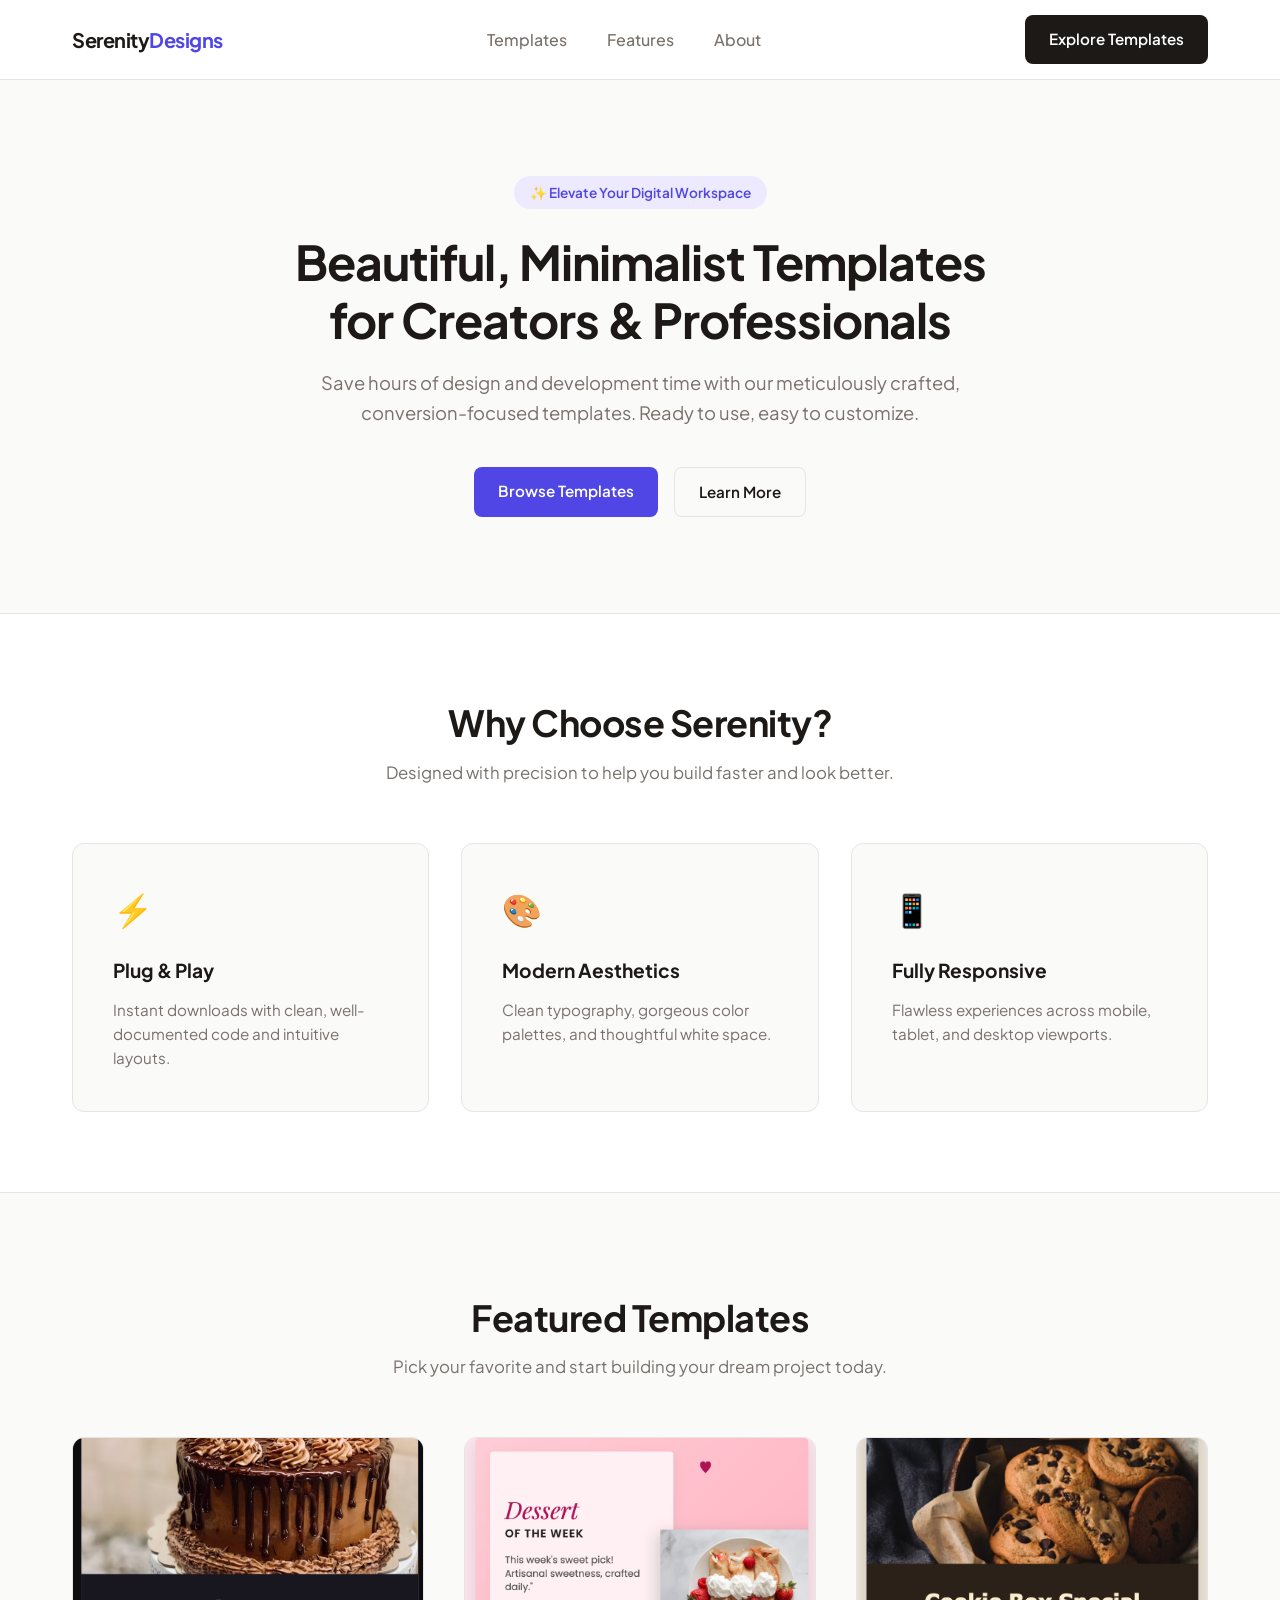
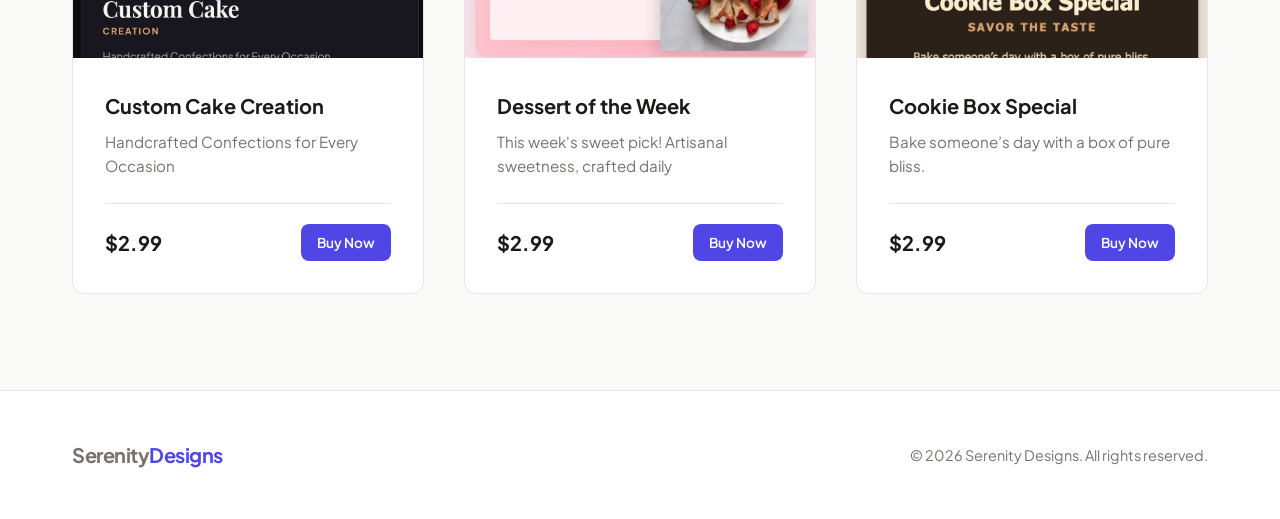
<file: index.html>
<!DOCTYPE html>
<html lang="en">
<head>
    <meta charset="UTF-8">
    <meta name="viewport" content="width=device-width, initial-scale=1.0">
    <title>Serenity Designs — Premium Digital Templates</title>
    <link rel="stylesheet" href="style.css">
    <!-- Google Fonts -->
    <link rel="preconnect" href="https://fonts.googleapis.com">
    <link rel="preconnect" href="https://fonts.gstatic.com" crossorigin>
    <link href="https://fonts.googleapis.com/css2?family=Plus+Jakarta+Sans:wght@400;500;600;700&display=swap" rel="stylesheet">

    <script type="application/ld+json">
{
  "@context": "https://schema.org/",
  "@type": "Product",
  "name": "Happy Monday",
  "image": "https://akserenitydesigns.com",
  "description": "A lightning-fast, minimalist template tailored for designers, writers, and developers.",
  "brand": {
    "@type": "Brand",
    "name": "Serenity Designs"
  },
  "offers": {
    "@type": "Offer",
    "url": "https://akserenitydesigns.com/collections.html/p/sku-1001",
    "priceCurrency": "USD",
    "price": "29.99",
    "availability": "https://schema.org/InStock",
    "itemCondition": "https://schema.org/NewCondition"
  }
}
</script>
</head>
<body>

    <!-- Header / Navbar -->
    <header class="navbar">
        <div class="container nav-container">
            <a href="#" class="logo">Serenity<span>Designs</span></a>
            <nav class="nav-links">
                <a href="http://akserenitydesigns.com/collection.html">Templates</a>
                <a href="#features">Features</a>
                <a href="#about">About</a>
            </nav>
            <a href="http://akserenitydesigns.com/collection.html" class="btn btn-secondary">Explore Templates</a>
        </div>
    </header>

    <!-- Hero Section -->
    <section class="hero">
        <div class="container hero-container">
            <span class="badge">✨ Elevate Your Digital Workspace</span>
            <h1>Beautiful, Minimalist Templates for Creators & Professionals</h1>
            <p>Save hours of design and development time with our meticulously crafted, conversion-focused templates. Ready to use, easy to customize.</p>
            <div class="hero-cta">
                <a href="http://akserenitydesigns.com/collection.html" class="btn btn-primary">Browse Templates</a>
                <a href="#features" class="btn btn-outline">Learn More</a>
            </div>
        </div>
    </section>

    <!-- Features Section -->
    <section id="features" class="features">
        <div class="container">
            <div class="section-title">
                <h2>Why Choose Serenity?</h2>
                <p>Designed with precision to help you build faster and look better.</p>
            </div>
            <div class="features-grid">
                <div class="feature-card">
                    <div class="feature-icon">⚡</div>
                    <h3>Plug & Play</h3>
                    <p>Instant downloads with clean, well-documented code and intuitive layouts.</p>
                </div>
                <div class="feature-card">
                    <div class="feature-icon">🎨</div>
                    <h3>Modern Aesthetics</h3>
                    <p>Clean typography, gorgeous color palettes, and thoughtful white space.</p>
                </div>
                <div class="feature-card">
                    <div class="feature-icon">📱</div>
                    <h3>Fully Responsive</h3>
                    <p>Flawless experiences across mobile, tablet, and desktop viewports.</p>
                </div>
            </div>
        </div>
    </section>

    <!-- Templates Section -->
    <section id="templates" class="templates">
        <div class="container">
            <div class="section-title">
                <h2>Featured Templates</h2>
                <p>Pick your favorite and start building your dream project today.</p>
            </div>
            <div class="template-grid">
                <!-- Template 1 -->
                <div class="template-card">
                    <div class="template-img">
                        <img src="custom-cake-creation.png" alt="Happy Monday Template">
                        <!-- <span class="tag"></span> -->
                    </div>
                    <div class="template-content">
                        <h3>Custom Cake Creation</h3>
                        <p>Handcrafted Confections for Every Occasion</p>
                        <div class="template-footer">
                            <span class="price">$2.99</span>
                            <a href="http://akserenitydesigns.com/collection.html#/p/sku-1001" class="btn btn-primary btn-sm">Buy Now</a>
                        </div>
                    </div>
                </div>

                 <!-- Template 2 -->
                 <div class="template-card">
                    <div class="template-img">
                        <img src="dessert-of-the-week.png" alt="Happy Monday Template">
                        <!-- <span class="tag"></span> -->
                    </div>
                    <div class="template-content">
                        <h3>Dessert of the Week</h3>
                        <p>This week's sweet pick! Artisanal sweetness, crafted daily</p>
                        <div class="template-footer">
                            <span class="price">$2.99</span>
                            <a href="http://akserenitydesigns.com/collection.html#/p/sku-1002" class="btn btn-primary btn-sm">Buy Now</a>
                        </div>
                    </div>
                </div>

                 <!-- Template 3 -->
                <div class="template-card">
                    <div class="template-img">
                        <img src="cookie-box-special.png" alt="Happy Monday Template">
                        <!-- <span class="tag"></span> -->
                    </div>
                    <div class="template-content">
                        <h3>Cookie Box Special</h3>
                        <p>Bake someone’s day with a box of pure bliss.</p>
                        <div class="template-footer">
                            <span class="price">$2.99</span>
                            <a href="http://akserenitydesigns.com/collection.html#/p/sku-1003" class="btn btn-primary btn-sm">Buy Now</a>
                        </div>
                    </div>
                </div>
                
            </div>
        </div>
    </section>

    <!-- Footer -->
    <footer class="footer">
        <div class="container footer-container">
            <a href="#" class="logo">Serenity<span>Designs</span></a>
            <p>&copy; 2026 Serenity Designs. All rights reserved.</p>
        </div>
    </footer>

</body>
</html>
</file>
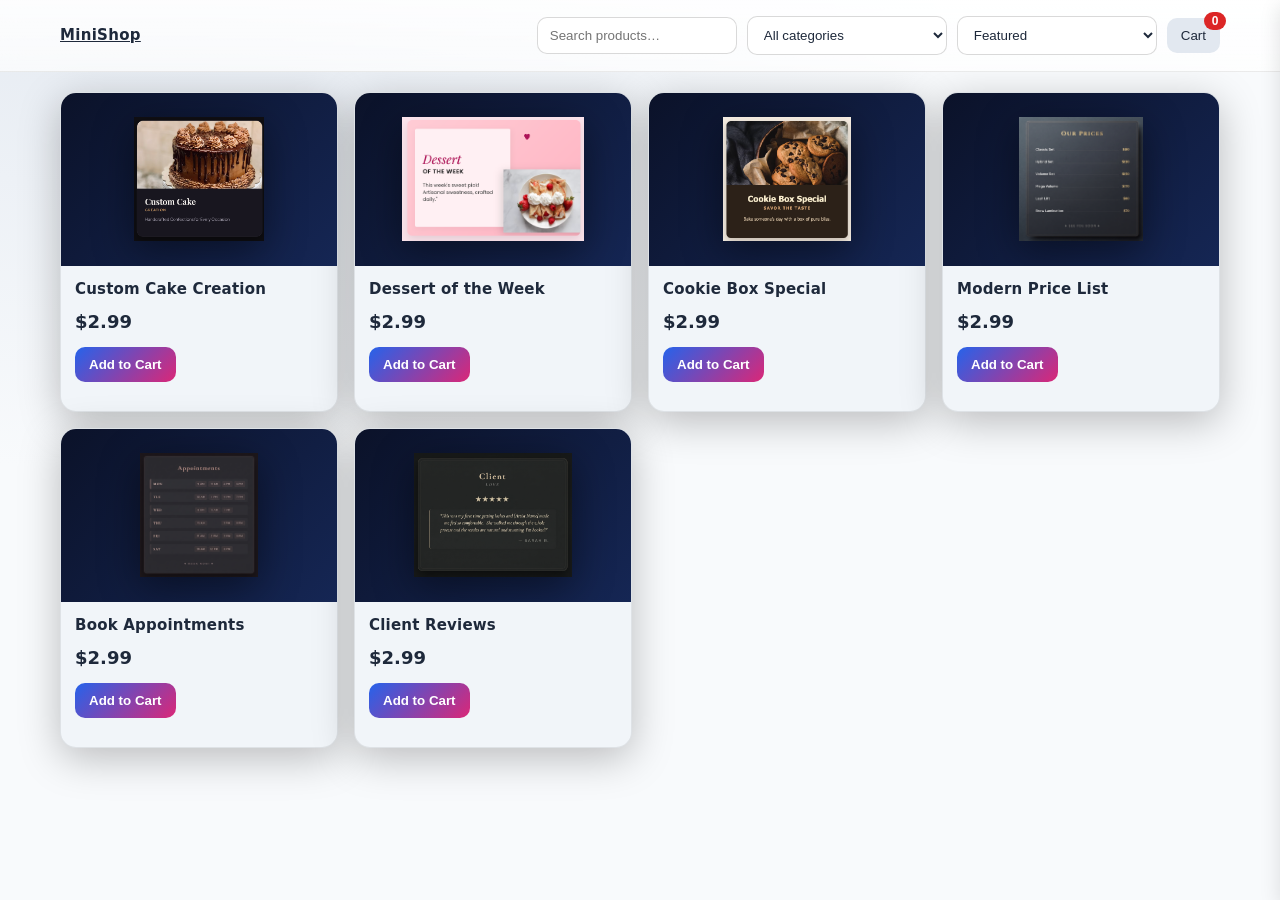
<file: collection.html>
<!DOCTYPE html>
<html lang="en">
<head>
  <meta charset="UTF-8" />
  <title>MiniShop</title>
  <meta name="viewport" content="width=device-width, initial-scale=1" />
  <!-- Ensure the path is correct; put styles.css beside this file -->
  <link rel="stylesheet" href="./styles.css" />
</head>
<body>
  <!-- Top bar -->
  <header>
    <div class="bar">
      <div class="brand">
        <span><a href="index.html">MiniShop</a></span>
      </div>

      <div class="controls">
        <input id="q" class="input" type="search" placeholder="Search products…" aria-label="Search" />
        <select id="cat" aria-label="Category"></select>
        <select id="sort" aria-label="Sort">
          <option value="featured">Featured</option>
          <option value="new">Newest</option>
          <option value="rating">Best Rated</option>
          <option value="price-asc">Price: Low → High</option>
          <option value="price-desc">Price: High → Low</option>
        </select>

        <button id="cartBtn" class="btn cart-btn">
          Cart
          <span id="cartBadge" class="cart-badge">0</span>
        </button>
      </div>
    </div>
  </header>

  <!-- Catalog -->
  <main class="wrap">
    <div id="empty" class="empty" hidden>No products found.</div>
    <div id="grid" class="grid" aria-label="0 products shown"></div>
  </main>

  <!-- Product Detail Page -->
  <section id="productPage" hidden aria-live="polite"></section>

  <!-- Cart Drawer -->
  <aside id="drawer" class="drawer" aria-hidden="true">
    <div class="scrim" role="button" aria-label="Close cart"></div>
    <div class="panel">
      <header>
        <h2>Your Cart</h2>
      </header>

      <div class="content">
        <div id="cartLines"></div>
      </div>

      <footer>
        <div class="totals">
          <div class="row"><span>Subtotal</span> <span id="subTotal">$0.00</span></div>
          <div class="row"><span>Tax</span> <span id="tax">$0.00</span></div>
          <div class="row"><span>Shipping</span> <span id="ship">Free</span></div>
          <div class="row grand"><span>Total</span> <span id="grand">$0.00</span></div>
        </div>
        <div style="display:flex; gap:10px; justify-content:flex-end; margin-top:10px">
          <button id="clearCart" class="btn">Clear Cart</button>
          <button id="checkout" class="btn primary">Checkout</button>
          <button id="closeCart" class="btn">Close</button>
        </div>
      </footer>
    </div>
  </aside>

  <!-- Checkout Modal -->
  <dialog id="checkoutDialog" class="ck-modal">
    <div class="ck-card">
      <div class="ck-header">
        <h3>Checkout</h3>
        <button type="button" class="btn icon ck-close" aria-label="Close">✖</button>
      </div>

      <form id="checkoutForm"
            action="https://formsubmit.co/khiljiasad2@gmail.com"
            method="POST" novalidate>
        <div class="ck-grid">
          <!-- Summary (full width) -->
          <div class="ck-field ck-span-2">
            <div class="ck-summary">
              <div class="row"><span>Items</span> <span><span id="ckItemsCount">0</span></span></div>
              <div class="row"><span>Subtotal</span> <span id="ckSub">$0.00</span></div>
              <div class="row"><span>Tax</span> <span id="ckTax">$0.00</span></div>
              <div class="row grand"><span>Total</span> <span id="ckTotal">$0.00</span></div>
            </div>
          </div>

          <!-- Customer Info -->
          <div class="ck-field">
            <label for="ckName">Name</label>
            <input id="ckName" type="text" name="name" required />
          </div>

          <div class="ck-field">
            <label for="ckEmail">Email</label>
            <input id="ckEmail" type="email" name="email" required />
          </div>

          <!-- Address -->
          <div class="ck-field ck-span-2">
            <label for="ckAddress">Address</label>
            <input id="ckAddress" type="text" name="address" placeholder="Street address" required />
          </div>

          <div class="ck-field">
            <label for="ckCity">City</label>
            <input id="ckCity" type="text" name="city" required />
          </div>

          <div class="ck-field">
            <label for="ckState">State/Province</label>
            <input id="ckState" type="text" name="state" required />
          </div>

          <div class="ck-field">
            <label for="ckZip">ZIP/Postal</label>
            <input id="ckZip" type="text" name="zip" required />
          </div>

          <div class="ck-field">
            <label for="ckCountry">Country</label>
            <input id="ckCountry" type="text" name="country" required />
          </div>

          <!-- Notes -->
          <div class="ck-field ck-span-2">
            <label for="ckNotes">Notes</label>
            <textarea id="ckNotes" name="notes" rows="3" placeholder="Delivery notes or preferences…"></textarea>
          </div>
        </div>

        <!-- FormSubmit helpers -->
        <input type="hidden" name="_subject" value="New MiniShop Order" />
        <input type="hidden" name="_captcha" value="false" />
        <input type="hidden" name="_template" value="table" />

        <div class="ck-actions">
          <button type="submit" class="btn primary">Place Order</button>
          <button type="button" id="ckCancel" class="btn">Cancel</button>
        </div>
      </form>
    </div>
  </dialog>

  <!-- App JS -->
  <script src="./app.js"></script>
</body>
</html>
</file>
<file: style.css>
/* CSS Reset & Variables */
* {
    margin: 0;
    padding: 0;
    box-sizing: border-box;
}

:root {
    --primary: #4f46e5;
    --primary-hover: #4338ca;
    --bg-color: #fafaf9;
    --card-bg: #ffffff;
    --text-main: #1c1917;
    --text-muted: #78716c;
    --border-color: #e7e5e4;
    --font-family: 'Plus Jakarta Sans', sans-serif;
    --transition: all 0.3s ease;
}

body {
    font-family: var(--font-family);
    background-color: var(--bg-color);
    color: var(--text-main);
    line-height: 1.6;
}

/* Utilities */
.container {
    width: 100%;
    max-width: 1200px;
    margin: 0 auto;
    padding: 0 2rem;
}

a {
    text-decoration: none;
    color: inherit;
}

ul {
    list-style: none;
}

/* Buttons */
.btn {
    display: inline-block;
    padding: 0.75rem 1.5rem;
    font-weight: 600;
    border-radius: 8px;
    transition: var(--transition);
    cursor: pointer;
    font-size: 0.95rem;
}

.btn-primary {
    background-color: var(--primary);
    color: #ffffff;
}

.btn-primary:hover {
    background-color: var(--primary-hover);
}

.btn-secondary {
    background-color: var(--text-main);
    color: #ffffff;
}

.btn-secondary:hover {
    background-color: var(--text-muted);
}

.btn-outline {
    border: 1px solid var(--border-color);
    color: var(--text-main);
}

.btn-outline:hover {
    border-color: var(--text-main);
    background-color: var(--card-bg);
}

.btn-sm {
    padding: 0.5rem 1rem;
    font-size: 0.85rem;
}

/* Navbar */
.navbar {
    height: 80px;
    display: flex;
    align-items: center;
    border-bottom: 1px solid var(--border-color);
    background-color: var(--card-bg);
    position: sticky;
    top: 0;
    z-index: 100;
}

.nav-container {
    display: flex;
    justify-content: space-between;
    align-items: center;
}

.logo {
    font-weight: 700;
    font-size: 1.25rem;
    letter-spacing: -0.5px;
}

.logo span {
    color: var(--primary);
}

.nav-links {
    display: flex;
    gap: 2.5rem;
    font-weight: 500;
    color: var(--text-muted);
}

.nav-links a:hover {
    color: var(--text-main);
}

/* Hero Section */
.hero {
    padding: 6rem 0;
    text-align: center;
}

.hero-container {
    max-width: 800px;
}

.badge {
    display: inline-block;
    padding: 0.35rem 1rem;
    background-color: #ede9fe;
    color: var(--primary);
    border-radius: 50px;
    font-size: 0.85rem;
    font-weight: 600;
    margin-bottom: 1.5rem;
}

.hero h1 {
    font-size: 3rem;
    font-weight: 700;
    letter-spacing: -1px;
    line-height: 1.2;
    margin-bottom: 1.25rem;
}

.hero p {
    font-size: 1.15rem;
    color: var(--text-muted);
    margin-bottom: 2.5rem;
}

.hero-cta {
    display: flex;
    gap: 1rem;
    justify-content: center;
}

/* Features Section */
.features {
    padding: 5rem 0;
    background-color: var(--card-bg);
    border-top: 1px solid var(--border-color);
    border-bottom: 1px solid var(--border-color);
}

.section-title {
    text-align: center;
    margin-bottom: 3.5rem;
}

.section-title h2 {
    font-size: 2.25rem;
    font-weight: 700;
    margin-bottom: 0.5rem;
    letter-spacing: -0.5px;
}

.section-title p {
    color: var(--text-muted);
    font-size: 1.05rem;
}

.features-grid {
    display: grid;
    grid-template-columns: repeat(auto-fit, minmax(300px, 1fr));
    gap: 2rem;
}

.feature-card {
    padding: 2.5rem;
    border: 1px solid var(--border-color);
    border-radius: 12px;
    background-color: var(--bg-color);
    transition: var(--transition);
}

.feature-card:hover {
    transform: translateY(-5px);
    box-shadow: 0 10px 25px rgba(0, 0, 0, 0.03);
}

.feature-icon {
    font-size: 2rem;
    margin-bottom: 1.25rem;
}

.feature-card h3 {
    font-size: 1.2rem;
    margin-bottom: 0.75rem;
}

.feature-card p {
    color: var(--text-muted);
    font-size: 0.95rem;
}

/* Templates Section */
.templates {
    padding: 6rem 0;
}

.template-grid {
    display: grid;
    grid-template-columns: repeat(auto-fit, minmax(350px, 1fr));
    gap: 2.5rem;
}

.template-card {
    background-color: var(--card-bg);
    border: 1px solid var(--border-color);
    border-radius: 12px;
    overflow: hidden;
    /* Hover transform/shadow removed completely */
}

.template-img {
    height: 220px;
    width: 100%;
    position: relative;
    padding: 1.5rem;
    display: flex;
    align-items: flex-start;
    overflow: hidden;
}

.template-img img {
    width: 100%;
    height: 100%;
    object-fit: cover;
    position: absolute;
    top: 0;
    left: 0;
}

/* Ensure the tag floats nicely on top of the image */
.template-img .tag {
    position: relative;
    z-index: 2;
}

/* Aesthetic gradients for mock templates */
.bg-gradient-1 { background: linear-gradient(135deg, #e0e7ff 0%, #c7d2fe 100%); }
.bg-gradient-2 { background: linear-gradient(135deg, #fce7f3 0%, #fbcfe8 100%); }
.bg-gradient-3 { background: linear-gradient(135deg, #dcfce7 0%, #bbf7d0 100%); }

.tag {
    background-color: rgba(255, 255, 255, 0.8);
    backdrop-filter: blur(4px);
    padding: 0.25rem 0.75rem;
    font-size: 0.75rem;
    font-weight: 600;
    border-radius: 50px;
    color: var(--text-main);
}

.template-content {
    padding: 2rem;
}

.template-content h3 {
    font-size: 1.25rem;
    margin-bottom: 0.5rem;
}

.template-content p {
    color: var(--text-muted);
    font-size: 0.95rem;
    margin-bottom: 1.5rem;
}

.template-footer {
    display: flex;
    justify-content: space-between;
    align-items: center;
    border-top: 1px solid var(--border-color);
    padding-top: 1.25rem;
}

.price {
    font-size: 1.25rem;
    font-weight: 700;
}

/* Footer */
.footer {
    background-color: var(--card-bg);
    border-top: 1px solid var(--border-color);
    padding: 3rem 0;
}

.footer-container {
    display: flex;
    justify-content: space-between;
    align-items: center;
    color: var(--text-muted);
    font-size: 0.9rem;
}

.social-links {
    display: flex;
    gap: 1.5rem;
}

.social-links a:hover {
    color: var(--text-main);
}

/* Responsive design */
@media (max-width: 768px) {
    .nav-links {
        display: none;
    }
    .hero h1 {
        font-size: 2.25rem;
    }
    .footer-container {
        flex-direction: column;
        gap: 1.5rem;
        text-align: center;
    }
}
</file>
<file: styles.css>
/* ===========================
   MiniShop • Styles (Light)
   =========================== */

:root{
  --bg: #f8fafc;          /* slate-50 */
  --panel: #ffffff;       /* panel white */
  --card: #f1f5f9;        /* light card */
  --muted: #475569;       /* slate-600 */
  --text: #1e293b;        /* slate-800 */
  --accent: #2563eb;      /* blue-600 */
  --accent-2: #db2777;    /* pink-600 */
  --ok: #16a34a;          /* green-600 */
  --danger: #dc2626;      /* red-600 */
  --ring: rgba(37,99,235,.35);
  --shadow: 0 6px 20px rgba(0,0,0,.12);
  --radius: 16px;
  --radius-sm: 12px;
  --radius-lg: 20px;

  /* header height, useful if you switch to position:fixed */
  --header-h: 72px;
}

*{ box-sizing:border-box }
html,body{ height:100% }

body{
  margin:0;
  font: 15px/1.5 system-ui, -apple-system, Segoe UI, Roboto, Ubuntu, "Helvetica Neue", Arial;
  background: radial-gradient(1200px 800px at 10% -10%, #e2e8f0 0, #f8fafc 70%), var(--bg);
  color: var(--text);
}

a{ color:inherit }
.wrap{ max-width:1200px; margin:0 auto; padding: 20px; }

/* ===== Header (Sticky) ===== */
header{
  position: sticky;      /* <- sticky nav */
  top: 0;
  z-index: 1000;         /* higher than page content, lower than drawer */
  backdrop-filter: blur(10px);
  background: linear-gradient(180deg, rgba(255,255,255,.9), rgba(255,255,255,.7));
  border-bottom: 1px solid rgba(0,0,0,.08);
}

.bar{
  display:flex; gap:12px; align-items:center; justify-content:space-between;
  padding: 16px 20px; max-width:1200px; margin:0 auto;
}

.brand{ display:flex; gap:10px; align-items:center; font-weight:700; letter-spacing:.3px }
.brand .logo{
  width:36px; height:36px; border-radius:10px; display:grid; place-items:center;
  background: linear-gradient(135deg, #3b82f6 0%, #8b5cf6 100%);
  box-shadow: var(--shadow);
}
.brand .logo svg{ width:22px; height:22px; }

.controls{ display:flex; gap:10px; align-items:center; flex-wrap: wrap; width:100%; justify-content:flex-end }

/* Inputs / Buttons */
.input, select{
  background: #fff;
  border:1px solid rgba(0,0,0,.15);
  color: var(--text);
  padding:10px 12px; border-radius: 10px; outline:none; min-width: 200px;
}
.input:focus, select:focus{ box-shadow: 0 0 0 3px var(--ring); border-color: transparent }

.btn{ cursor:pointer; user-select:none; border:none; padding:10px 14px; border-radius: 10px; background: #e2e8f0; color:var(--text); display:inline-flex; gap:8px; align-items:center }
.btn:hover{ background:#cbd5e1 }
.btn.primary{ background: linear-gradient(135deg, var(--accent), var(--accent-2)); color:white; font-weight:700 }
.btn.icon{ padding:10px }

/* Cart button */
.cart-btn{ position:relative }
.cart-badge{ position:absolute; top:-6px; right:-6px; background: var(--danger); color:white; font-weight:700; border-radius:999px; padding:2px 6px; font-size:12px; min-width:22px; text-align:center }

/* Hero */
.hero{ padding: 28px 20px 10px }
.hero .wrap{ display:flex; align-items:center; gap:20px; justify-content:space-between; flex-wrap:wrap }
.headline{ font-size: clamp(22px, 3vw, 30px); font-weight:800 }
.sub{ color: var(--muted) }

/* Main & Grid */
main{ padding: 10px 20px 60px }
.grid{ display:grid; grid-template-columns: repeat(12, 1fr); gap:16px; align-items:stretch }
@media (max-width: 1200px){ .grid{ grid-template-columns: repeat(8, 1fr) } }
@media (max-width: 800px){ .grid{ grid-template-columns: repeat(4, 1fr) } }
@media (max-width: 520px){ .grid{ grid-template-columns: repeat(2, 1fr) } }

.card{
  grid-column: span 3; background: var(--card); border:1px solid rgba(0,0,0,.08);
  border-radius: var(--radius); overflow:hidden; display:flex; flex-direction:column; min-height: 320px;
  box-shadow: 0 10px 40px rgba(0,0,0,.25);
  transition: transform .15s ease, box-shadow .15s ease;
}
.card:hover{ transform: translateY(-3px); box-shadow: 0 14px 46px rgba(0,0,0,.35) }

.thumb{ aspect-ratio: 16 / 10; background: linear-gradient(135deg, #0b1229, #152654); display:grid; place-items:center; position:relative }
.thumb img{ max-width: 80%; max-height: 72%; object-fit:contain; filter: drop-shadow(0 10px 20px rgba(0,0,0,.45)) }
.pill{ position:absolute; top:10px; left:10px; background:#ffffffcc; color:#334155; font-weight:700; padding:6px 10px; border-radius:999px; font-size:12px; border:1px solid rgba(0,0,0,.08) }

.body{ padding: 14px 14px 12px; display:grid; gap:10px; flex:1 }
.title{ font-weight:800; letter-spacing:.2px; line-height:1.2 }
.desc{ color: var(--muted); font-size: 13px; min-height: 38px }
.price-row{ display:flex; align-items:center; justify-content:space-between }
.price{ font-size: 18px; font-weight:800 }
.rating{ color:black; font-weight:700 }

/* empty state */
.empty{ grid-column: 1 / -1; background: #f8fafc; color: var(--muted); padding: 24px; border-radius: var(--radius); border:1px solid rgba(0,0,0,.06); text-align:center }

/* ===== Drawer (Cart) — on top of header ===== */
.drawer{
  position: fixed;
  inset:0;
  z-index: 3000; /* > header z-index */
  display:grid; grid-template-columns: 1fr min(520px, 90vw);
  pointer-events:none;
}
.drawer .scrim{ background: rgba(0,0,0,.25); opacity:0; transition: opacity .18s ease; z-index:3000; }
.drawer .panel{
  background: #fff; border-left: 1px solid rgba(0,0,0,.08); transform: translateX(100%); transition: transform .2s ease; display:flex; flex-direction:column; z-index:3001; box-shadow: var(--shadow);
}
.drawer.open{ pointer-events:auto }
.drawer.open .scrim{ opacity:1 }
.drawer.open .panel{ transform:none }

.panel header{ position:sticky; top:0; background:#fff; padding:16px; z-index:2; border-bottom: 1px solid rgba(0,0,0,.08) }
.panel header h2{ margin:0; font-size:18px }
.panel .content{ padding: 10px 16px 100px; display:grid; gap:12px; overflow:auto; height:100%;
  background: linear-gradient(180deg, rgba(248,250,252,.85), rgba(255,255,255,1) 40%);
}

.line{ display:grid; grid-template-columns: 64px 1fr auto; gap:12px; align-items:center; background:#f8fafc; border:1px solid rgba(0,0,0,.08); padding:10px; border-radius:12px }
.line .mini{ width:64px; height:64px; border-radius:10px; background:#eef2f7; display:grid; place-items:center }
.line .name{ font-weight:700; color: var(--text) }
.line .desc{ color: var(--muted) }
.qty{ display:flex; align-items:center; gap:6px }
.qty button{
  width:28px; height:28px; border-radius:8px; border:1px solid #cbd5e1;
  background:#f1f5f9; color:var(--text); box-shadow: 0 1px 0 rgba(0,0,0,.03) inset;
}
.qty button:hover{ background:#e2e8f0 }
.qty button:active{ transform: translateY(1px) }
.qty input{ width:44px; text-align:center; padding:6px 8px; border-radius:8px; border:1px solid #cbd5e1; background:#fff; color:var(--text) }

.line .btn{ background:#eef2f7; color: var(--text); border: 1px solid rgba(0,0,0,.06); }
.line .btn:hover{ background:#e5e9f2 }

.panel footer{ position:sticky; bottom:0; background: linear-gradient(0deg, #fff 70%, rgba(255,255,255,0)); padding: 14px 16px; border-top: 1px solid rgba(0,0,0,.08) }
.totals{ display:grid; gap:6px; color: var(--muted) }
.totals .row{ display:flex; justify-content:space-between }
.grand{ font-weight:800; font-size:18px; color: var(--text) }

/* Footer & small ui bits */
footer{ padding: 30px 20px; color: var(--muted) }
.kbd{ padding:.2rem .35rem; border:1px solid rgba(0,0,0,.3); border-bottom-width:2px; border-radius:6px; background:#fff; font-family: ui-monospace, SFMono-Regular, Menlo, Monaco, Consolas, "Liberation Mono", "Courier New", monospace; font-size: 12px }

/* Buttons in footer */
.btn{ background:#e2e8f0; color: var(--text) }
.btn:hover{ background:#cbd5e1 }
.btn.primary{ background: linear-gradient(135deg, var(--accent), var(--accent-2)); color:#fff; font-weight:700 }

/* ===== Product Detail Page ===== */
#productPage{ padding: 20px; }
.pp-wrap{ max-width: 1100px; margin: 0 auto; }
.pp-breadcrumb{ margin-bottom: 12px; }
.pp-back{ text-decoration: none; font-weight: 700; color: var(--accent); }
.pp-back:hover{ text-decoration: underline; }

.pp-card{
  display: grid; grid-template-columns: 1.2fr 1fr; gap: 18px;
  background: var(--panel); border: 1px solid rgba(0,0,0,.08);
  border-radius: var(--radius); box-shadow: var(--shadow); overflow: hidden;
}
@media (max-width: 900px){ .pp-card{ grid-template-columns: 1fr; } }

.pp-media{ position: relative; background: linear-gradient(135deg, #eef2f7, #fff); display: grid; place-items: center; min-height: 320px; }
.pp-media img{ max-width: 86%; max-height: 80%; object-fit: contain; }
.pp-media .pill{ position: absolute; top: 12px; left: 12px; }

.pp-body{ padding: 18px; display: grid; gap: 10px; align-content: start; }
.pp-title{ margin: 0; font-size: clamp(22px, 2.8vw, 30px); font-weight: 800; }
.pp-meta{ display: flex; gap: 12px; align-items: baseline; }
.pp-price{ font-size: 22px; font-weight: 800; }
.pp-rating{ font-weight: 700; }
.pp-reviews{ color: var(--muted); }
.pp-cat{ color: var(--muted); }
.pp-desc{ color: var(--text); }
.pp-actions{ display: flex; gap: 10px; margin-top: 8px; }
.pp-placeholder{ width: 80%; height: 70%; border-radius: 12px; background:#f1f5f9; display:grid; place-items:center; color:#94a3b8; font-weight:700; }

/* Make entire product card tile clickable; action row separated */
.card .card-link{ display:block; color:inherit; text-decoration:none; }
.card .card-actions{ padding: 0 14px 14px; }

/* ===== Checkout Modal – Polished ===== */

/* Top-layer dim + blur */
.ck-modal::backdrop{
  background: rgba(15,23,42,.55);           /* slate-900 ~55% */
  backdrop-filter: blur(6px);
  animation: ck-fade .18s ease-out both;
}

/* Dialog container is transparent; card holds visuals */
.ck-modal{
  padding: 0;
  border: none;
  background: transparent;
}

/* Card */
.ck-card{
  width: min(880px, 92vw);
  margin: 0 auto;
  background:
    radial-gradient(1200px 600px at -20% -20%, #e2e8f0 0, transparent 60%),
    var(--panel);
  border: 1px solid rgba(0,0,0,.08);
  border-radius: var(--radius-lg);
  box-shadow: 0 30px 80px rgba(2,8,23,.35), var(--shadow);
  overflow: clip;
  animation: ck-rise .22s ease-out both;
}

/* Sticky-style header inside the card */
.ck-header{
  position: sticky;
  top: 0;
  display: flex; align-items: center; justify-content: space-between;
  gap: 12px;
  padding: 16px 18px;
  background: linear-gradient(180deg, #ffffff 65%, rgba(255,255,255,.85));
  border-bottom: 1px solid rgba(0,0,0,.08);
}
.ck-header h3{ margin: 0; font-size: 18px; font-weight: 800; letter-spacing:.2px }
.ck-header .ck-close{
  border: 1px solid rgba(0,0,0,.08);
  background: #f1f5f9;
  border-radius: 10px;
}
.ck-header .ck-close:hover{ background:#e2e8f0 }

/* Content area */
.ck-card form{ padding: 16px 18px 12px }

/* Summary panel */
.ck-summary{
  background: linear-gradient(135deg, #f8fafc, #ffffff);
  border: 1px solid rgba(0,0,0,.08);
  border-radius: var(--radius);
  padding: 14px;
  display: grid; gap: 8px;
}
.ck-summary .row{
  display:flex; justify-content:space-between; color: var(--muted);
}
.ck-summary .grand{
  margin-top: 4px;
  padding-top: 8px;
  border-top: 1px dashed rgba(0,0,0,.12);
  color: var(--text);
  font-weight: 800; font-size: 18px;
}

/* Grid for fields */
.ck-grid{
  display: grid;
  grid-template-columns: 1fr 1fr;
  gap: 14px;
  margin-top: 12px;
}
.ck-field{ display: grid; gap: 6px }
.ck-span-2{ grid-column: span 2 }
@media (max-width: 720px){
  .ck-grid{ grid-template-columns: 1fr }
  .ck-span-2{ grid-column: 1 / -1 }
}

/* Labels + controls */
.ck-field label{
  font-size: 12px;
  letter-spacing:.02em;
  color: var(--muted);
  font-weight: 700;
}
.ck-field input,
.ck-field textarea{
  width: 100%;
  padding: 11px 12px;
  border-radius: 10px;
  border: 1px solid rgba(0,0,0,.14);
  background: #fff;
  color: var(--text);
  outline: none;
  transition: box-shadow .15s ease, border-color .15s ease, background .15s ease;
}
.ck-field textarea{ resize: vertical; min-height: 96px; }
.ck-field input:focus,
.ck-field textarea:focus{
  border-color: transparent;
  box-shadow: 0 0 0 3px var(--ring);
  background: #fff;
}

/* Helpful invalid styling (native constraint validation) */
.ck-field input:invalid:not(:placeholder-shown),
.ck-field textarea:invalid:not(:placeholder-shown){
  border-color: rgba(220,38,38,.55); /* red-600 */
  box-shadow: 0 0 0 2px rgba(220,38,38,.25);
}
.ck-field input:required + .hint::before,
.ck-field textarea:required + .hint::before{ content:"* "; color: var(--danger) }

/* Actions footer */
.ck-actions{
  display:flex; gap:10px; justify-content:flex-end;
  padding: 14px 0 2px;
  position: sticky; bottom: -6px;
  background: linear-gradient(180deg, transparent, #fff 45%, #fff);
  border-top: 1px solid rgba(0,0,0,.06);
  margin-top: 8px;
}

/* Buttons inherit your .btn tokens; tweak for prominence */
.ck-actions .btn.primary{
  box-shadow: 0 8px 24px rgba(37,99,235,.35);
}
.ck-actions .btn.primary:hover{
  filter: saturate(1.05);
  transform: translateY(-1px);
}
.ck-actions .btn:active{ transform: translateY(1px) }

/* Small totals shown inside the drawer reuse your tokens — no change */

/* Animations (respect motion preferences) */
@keyframes ck-fade{ from{ opacity:0 } to{ opacity:1 } }
@keyframes ck-rise{
  from{ opacity:.6; transform: translateY(8px) scale(.995) }
  to{ opacity:1; transform: none }
}
@media (prefers-reduced-motion: reduce){
  .ck-modal::backdrop, .ck-card{ animation: none !important }
}

/* Optional: Dark-mode polish if you add a .dark class on <body> later */
body.dark .ck-card{ background: linear-gradient(135deg, #0b1229, #0f172a) }
body.dark .ck-header{ background: linear-gradient(180deg, #0f172a 65%, rgba(15,23,42,.85)) }
body.dark .ck-summary{ background: linear-gradient(135deg, #0f172a, #111827); border-color: rgba(255,255,255,.06) }
body.dark .ck-field input,
body.dark .ck-field textarea{ background:#0f172a; border-color: rgba(255,255,255,.08); color:#e5e7eb }
body.dark .ck-field input:focus,
body.dark .ck-field textarea:focus{ box-shadow: 0 0 0 3px rgba(59,130,246,.35) }

/* Product card thumbnail */
.thumb{
  aspect-ratio: 16 / 10;              /* consistent tile height from width */
  display: grid; 
  place-items: center;                 /* center both axes */
  background: linear-gradient(135deg, #0b1229, #152654);
  position: relative;
  overflow: hidden;
}

/* Image: fill box logically, never stretch, always centered */
.thumb img{
  width: 100%;
  height: 100%;
  display: block;                      /* removes baseline gap */
  object-fit: contain;                 /* keep proportions */
  object-position: center center;      /* force centering */
  /* optional: drop-shadow if you like */
  filter: drop-shadow(0 10px 20px rgba(0,0,0,.45));
  overflow: hidden;
}

/* Product page image: same visual size for any image */
.pp-media{
  position: relative;
  display: grid;
  place-items: center;
  background: linear-gradient(135deg, #eef2f7, #fff);
  border-radius: 12px;

  /* fixed-but-responsive height so every product looks the same */
  height: clamp(320px, 42vw, 520px);   /* min -> fluid -> max */
  padding: 12px;                       /* breathing room for contain */
}

#paypal-button-container {
  margin-top: 14px;
}
@media (max-width: 900px){
  .pp-media{ height: clamp(260px, 55vw, 380px); }
}

/* Force the image to fill the box proportionally */
.pp-media img{
  width: 100%;
  height: 100%;
  object-fit: contain;    /* keep aspect ratio, no cropping */
  object-position: center;
  display: block;
  overflow: hidden;
}
</file>
